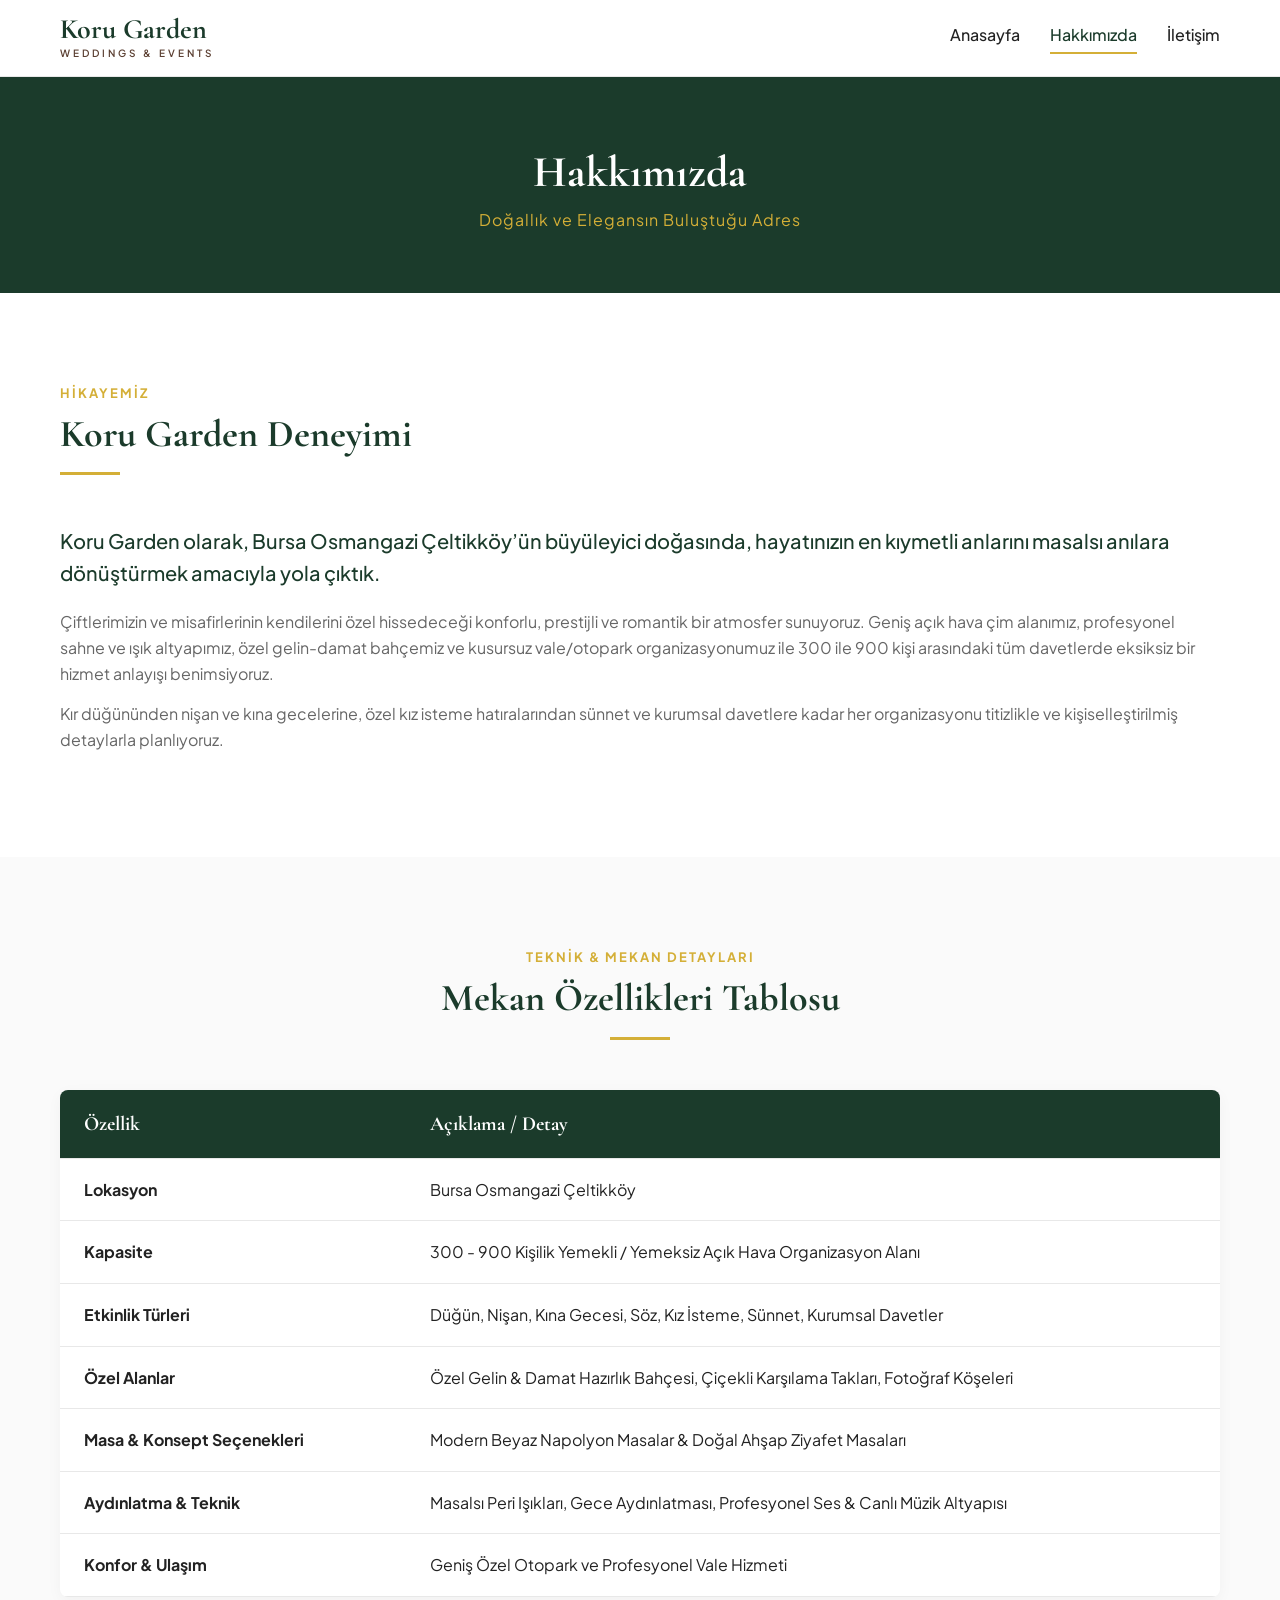
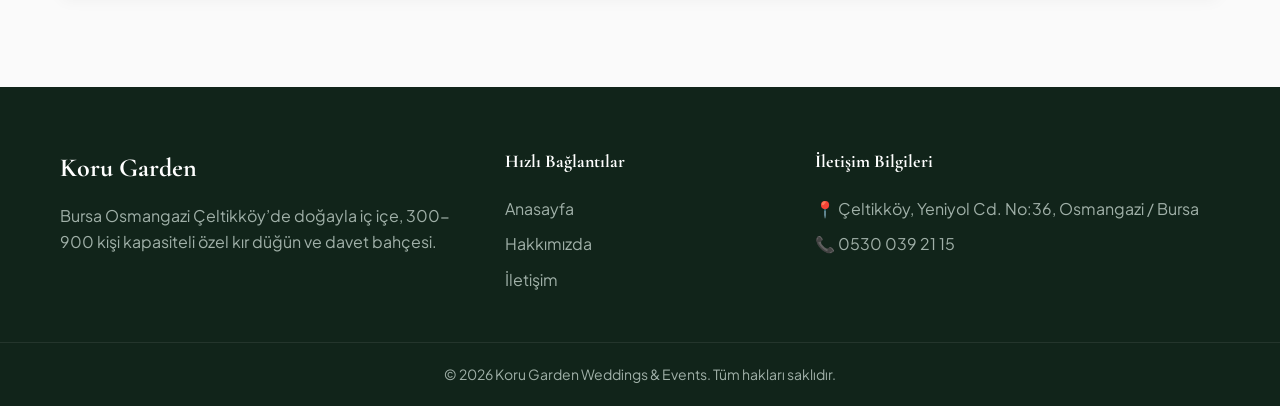
<file: hakkimizda.html>
<!DOCTYPE html>
<html lang="tr">
<head>
    <meta charset="UTF-8">
    <meta name="viewport" content="width=device-width, initial-scale=1.0">
    <title>Hakkımızda | Koru Garden Bursa Kır Düğünü</title>
    <meta name="description" content="Koru Garden hikayesi, vizyonu ve mekan özellikleri. Bursa Osmangazi'de doğayla iç içe unutulmaz düğün ve organizasyonlar.">
    <link rel="preconnect" href="https://fonts.googleapis.com">
    <link rel="preconnect" href="https://fonts.gstatic.com" crossorigin>
    <link href="https://fonts.googleapis.com/css2?family=Cormorant+Garamond:wght@400;500;600;700&family=Plus+Jakarta+Sans:wght@300;400;500;600;700&display=swap" rel="stylesheet">
    <link rel="stylesheet" href="style.css">
</head>
<body>

    <header class="navbar">
        <div class="container nav-container">
            <a href="index.html" class="logo">
                <span class="logo-title">Koru Garden</span>
                <span class="logo-subtitle">WEDDINGS & EVENTS</span>
            </a>
            <nav class="nav-menu">
                <a href="index.html">Anasayfa</a>
                <a href="hakkimizda.html" class="active">Hakkımızda</a>
                <a href="iletisim.html">İletişim</a>
            </nav>
        </div>
    </header>

    <section class="page-header">
        <div class="container">
            <h1>Hakkımızda</h1>
            <p>Doğallık ve Elegansın Buluştuğu Adres</p>
        </div>
    </section>

    <section class="section bg-white">
        <div class="container">
            <div class="about-story">
                <div class="section-title text-left">
                    <span>HİKAYEMİZ</span>
                    <h2>Koru Garden Deneyimi</h2>
                    <div class="divider divider-left"></div>
                </div>
                <p class="lead-text">Koru Garden olarak, Bursa Osmangazi Çeltikköy’ün büyüleyici doğasında, hayatınızın en kıymetli anlarını masalsı anılara dönüştürmek amacıyla yola çıktık.</p>
                <p>Çiftlerimizin ve misafirlerinin kendilerini özel hissedeceği konforlu, prestijli ve romantik bir atmosfer sunuyoruz. Geniş açık hava çim alanımız, profesyonel sahne ve ışık altyapımız, özel gelin-damat bahçemiz ve kusursuz vale/otopark organizasyonumuz ile 300 ile 900 kişi arasındaki tüm davetlerde eksiksiz bir hizmet anlayışı benimsiyoruz.</p>
                <p>Kır düğününden nişan ve kına gecelerine, özel kız isteme hatıralarından sünnet ve kurumsal davetlere kadar her organizasyonu titizlikle ve kişiselleştirilmiş detaylarla planlıyoruz.</p>
            </div>
        </div>
    </section>

    <section class="section bg-light">
        <div class="container">
            <div class="section-title">
                <span>TEKNİK & MEKAN DETAYLARI</span>
                <h2>Mekan Özellikleri Tablosu</h2>
                <div class="divider"></div>
            </div>
            
            <div class="table-responsive">
                <table class="features-table">
                    <thead>
                        <tr>
                            <th>Özellik</th>
                            <th>Açıklama / Detay</th>
                        </tr>
                    </thead>
                    <tbody>
                        <tr>
                            <td><strong>Lokasyon</strong></td>
                            <td>Bursa Osmangazi Çeltikköy</td>
                        </tr>
                        <tr>
                            <td><strong>Kapasite</strong></td>
                            <td>300 - 900 Kişilik Yemekli / Yemeksiz Açık Hava Organizasyon Alanı</td>
                        </tr>
                        <tr>
                            <td><strong>Etkinlik Türleri</strong></td>
                            <td>Düğün, Nişan, Kına Gecesi, Söz, Kız İsteme, Sünnet, Kurumsal Davetler</td>
                        </tr>
                        <tr>
                            <td><strong>Özel Alanlar</strong></td>
                            <td>Özel Gelin & Damat Hazırlık Bahçesi, Çiçekli Karşılama Takları, Fotoğraf Köşeleri</td>
                        </tr>
                        <tr>
                            <td><strong>Masa & Konsept Seçenekleri</strong></td>
                            <td>Modern Beyaz Napolyon Masalar & Doğal Ahşap Ziyafet Masaları</td>
                        </tr>
                        <tr>
                            <td><strong>Aydınlatma & Teknik</strong></td>
                            <td>Masalsı Peri Işıkları, Gece Aydınlatması, Profesyonel Ses & Canlı Müzik Altyapısı</td>
                        </tr>
                        <tr>
                            <td><strong>Konfor & Ulaşım</strong></td>
                            <td>Geniş Özel Otopark ve Profesyonel Vale Hizmeti</td>
                        </tr>
                    </tbody>
                </table>
            </div>
        </div>
    </section>

    <footer class="footer">
        <div class="container footer-grid">
            <div class="footer-about">
                <h3>Koru Garden</h3>
                <p>Bursa Osmangazi Çeltikköy’de doğayla iç içe, 300-900 kişi kapasiteli özel kır düğün ve davet bahçesi.</p>
            </div>
            <div class="footer-links">
                <h4>Hızlı Bağlantılar</h4>
                <ul>
                    <li><a href="index.html">Anasayfa</a></li>
                    <li><a href="hakkimizda.html">Hakkımızda</a></li>
                    <li><a href="iletisim.html">İletişim</a></li>
                </ul>
            </div>
            <div class="footer-contact">
                <h4>İletişim Bilgileri</h4>
                <p>📍 Çeltikköy, Yeniyol Cd. No:36, Osmangazi / Bursa</p>
                <p>📞 0530 039 21 15</p>
            </div>
        </div>
        <div class="footer-bottom">
            <div class="container">
                <p>&copy; 2026 Koru Garden Weddings & Events. Tüm hakları saklıdır.</p>
            </div>
        </div>
    </footer>

</body>
</html>
</file>
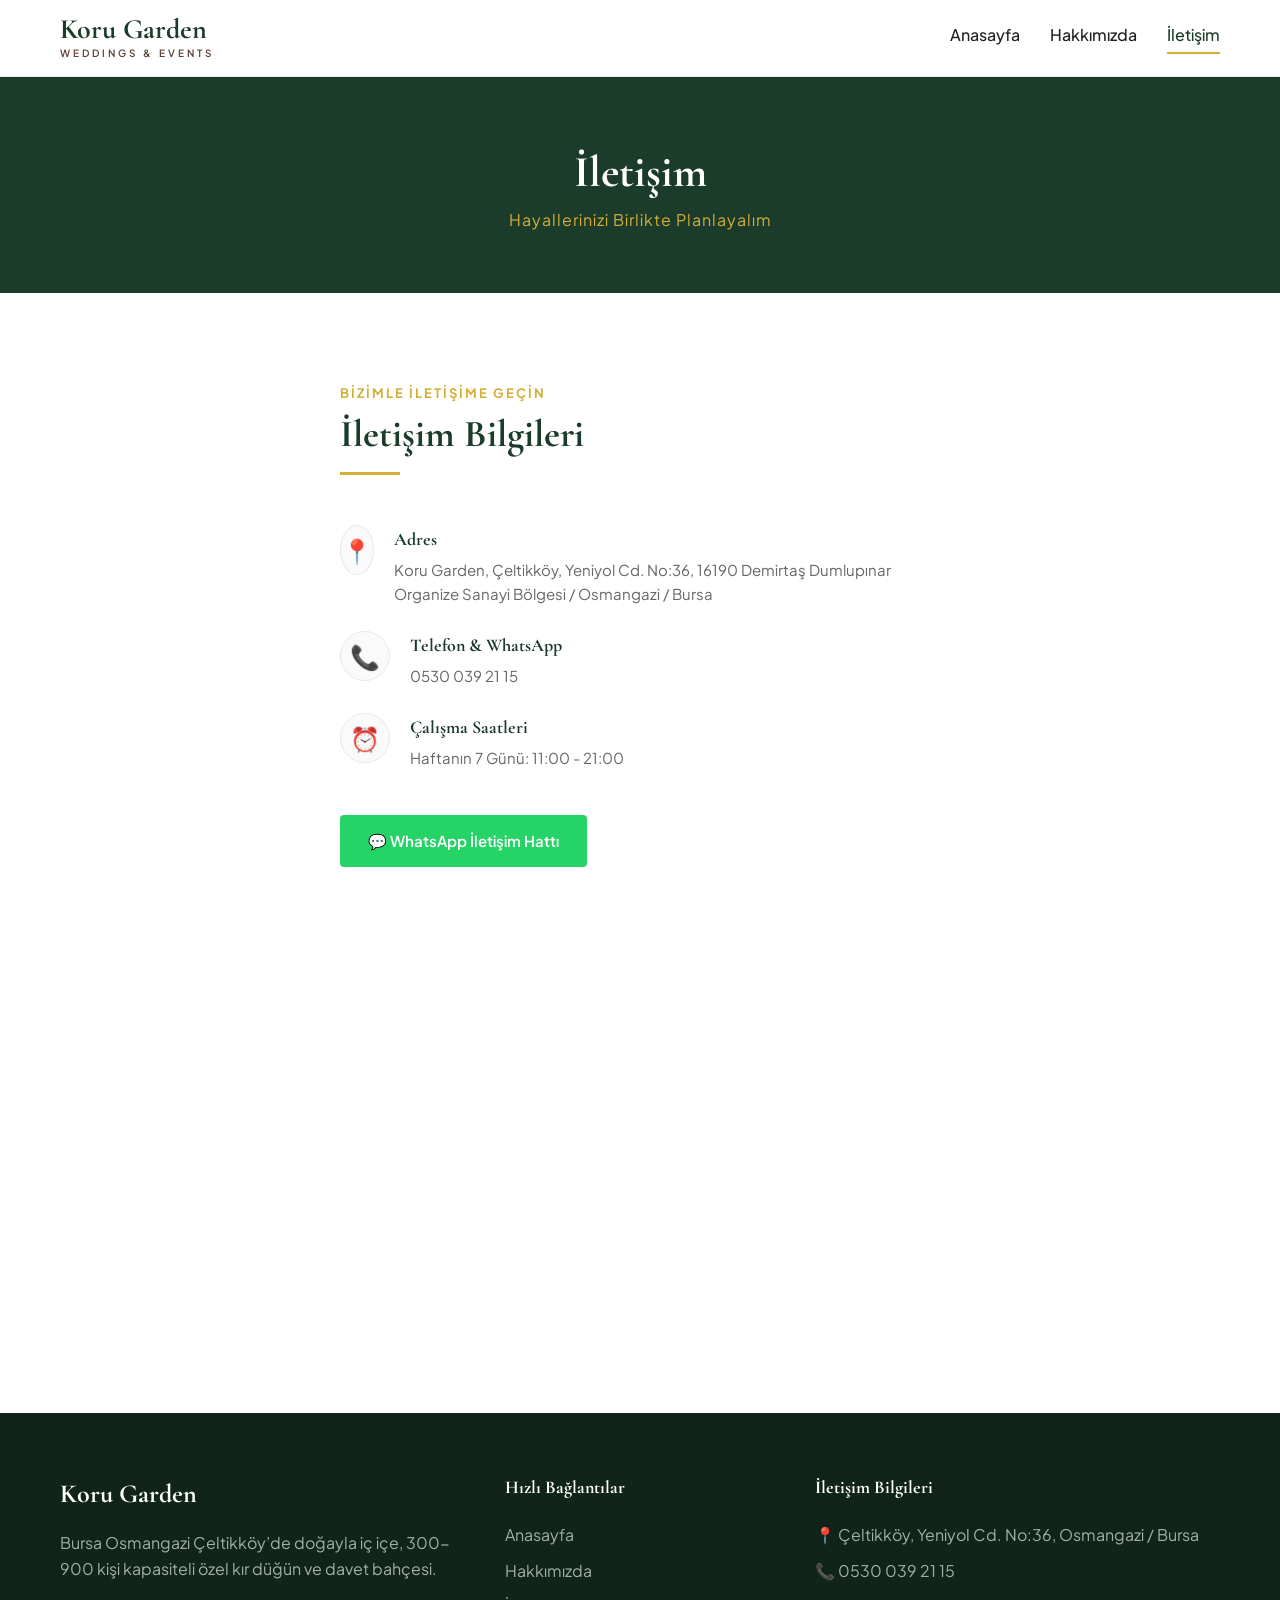
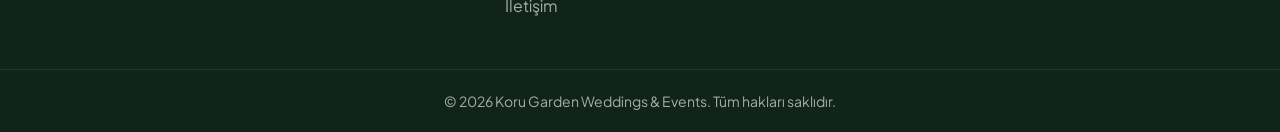
<file: iletisim.html>
<!DOCTYPE html>
<html lang="tr">
<head>
    <meta charset="UTF-8">
    <meta name="viewport" content="width=device-width, initial-scale=1.0">
    <title>İletişim & Randevu | Koru Garden Bursa</title>
    <meta name="description" content="Koru Garden iletişim bilgileri, adres, telefon ve müsaitlik randevu formu. Bursa Osmangazi Çeltikköy kır düğünü mekanı.">
    <link rel="preconnect" href="https://fonts.googleapis.com">
    <link rel="preconnect" href="https://fonts.gstatic.com" crossorigin>
    <link href="https://fonts.googleapis.com/css2?family=Cormorant+Garamond:wght@400;500;600;700&family=Plus+Jakarta+Sans:wght@300;400;500;600;700&display=swap" rel="stylesheet">
    <link rel="stylesheet" href="style.css">
</head>
<body>

    <header class="navbar">
        <div class="container nav-container">
            <a href="index.html" class="logo">
                <span class="logo-title">Koru Garden</span>
                <span class="logo-subtitle">WEDDINGS & EVENTS</span>
            </a>
            <nav class="nav-menu">
                <a href="index.html">Anasayfa</a>
                <a href="hakkimizda.html">Hakkımızda</a>
                <a href="iletisim.html" class="active">İletişim</a>
            </nav>
        </div>
    </header>

    <section class="page-header">
        <div class="container">
            <h1>İletişim</h1>
            <p>Hayallerinizi Birlikte Planlayalım</p>
        </div>
    </section>

    <section class="section bg-white">
        <div class="container">
            <div class="contact-grid">
                
                <!-- Info Box -->
                <div class="contact-info">
                    <div class="section-title text-left">
                        <span>BİZİMLE İLETİŞİME GEÇİN</span>
                        <h2>İletişim Bilgileri</h2>
                        <div class="divider divider-left"></div>
                    </div>
                    
                    <div class="info-item">
                        <div class="info-icon">📍</div>
                        <div>
                            <h4>Adres</h4>
                            <p>Koru Garden, Çeltikköy, Yeniyol Cd. No:36, 16190 Demirtaş Dumlupınar Organize Sanayi Bölgesi / Osmangazi / Bursa</p>
                        </div>
                    </div>

                    <div class="info-item">
                        <div class="info-icon">📞</div>
                        <div>
                            <h4>Telefon & WhatsApp</h4>
                            <p><a href="tel:05300392115">0530 039 21 15</a></p>
                        </div>
                    </div>

                    <div class="info-item">
                        <div class="info-icon">⏰</div>
                        <div>
                            <h4>Çalışma Saatleri</h4>
                            <p>Haftanın 7 Günü: 11:00 - 21:00</p>
                        </div>
                    </div>

                    <a href="https://wa.me/905300392115" target="_blank" class="btn btn-whatsapp" style="margin-top:20px; display:inline-flex; align-items:center; gap:8px;">
                        <span>💬 WhatsApp İletişim Hattı</span>
                    </a>
                </div>

                

            </div>
        </div>
    </section>

    <!-- Google Map Section -->
    <section class="map-section">
	<iframe 
			src="https://www.google.com/maps/embed?pb=!1m14!1m8!1m3!1d2684.942652293359!2d29.022462056086933!3d40.24100609671166!3m2!1i1024!2i768!4f13.1!3m3!1m2!1s0x14ca158a9b7fe77b%3A0x56bba320f2f494f!2sKoru%20Garden!5e0!3m2!1str!2str!4v1785621749640!5m2!1str!2str"
			width="100%" 
        height="450" 
        style="border:0;" 
        allowfullscreen="" 
        loading="lazy" 
        referrerpolicy="no-referrer-when-downgrade"
			>
			</iframe>
    </section>

    <footer class="footer">
        <div class="container footer-grid">
            <div class="footer-about">
                <h3>Koru Garden</h3>
                <p>Bursa Osmangazi Çeltikköy’de doğayla iç içe, 300-900 kişi kapasiteli özel kır düğün ve davet bahçesi.</p>
            </div>
            <div class="footer-links">
                <h4>Hızlı Bağlantılar</h4>
                <ul>
                    <li><a href="index.html">Anasayfa</a></li>
                    <li><a href="hakkimizda.html">Hakkımızda</a></li>
                    <li><a href="iletisim.html">İletişim</a></li>
                </ul>
            </div>
            <div class="footer-contact">
                <h4>İletişim Bilgileri</h4>
                <p>📍 Çeltikköy, Yeniyol Cd. No:36, Osmangazi / Bursa</p>
                <p>📞 0530 039 21 15</p>
            </div>
        </div>
        <div class="footer-bottom">
            <div class="container">
                <p>&copy; 2026 Koru Garden Weddings & Events. Tüm hakları saklıdır.</p>
            </div>
        </div>
    </footer>

</body>
</html>
</file>
<file: style.css>
/* ==========================================================================
   Koru Garden Design System - Modern & Organic Elegance
   ========================================================================== */

:root {
    --bg-white: #FFFFFF;
    --bg-light: #FAFAFA;
    --primary-green: #1B3B2B; /* Koyu Orman Yeşili */
    --accent-wood: #5C4033;    /* Ahşap / Kestane Tonu */
    --accent-gold: #D4AF37;    /* Şampanya / Işıltı Sarısı */
    --accent-gold-hover: #B89628;
    --text-dark: #222222;
    --text-muted: #666666;
    --border-color: #E8E8E8;
    
    --font-heading: 'Cormorant Garamond', serif;
    --font-body: 'Plus Jakarta Sans', sans-serif;
}

* {
    margin: 0;
    padding: 0;
    box-sizing: border-box;
}

body {
    font-family: var(--font-body);
    color: var(--text-dark);
    background-color: var(--bg-white);
    line-height: 1.6;
    font-size: 16px;
}

a {
    text-decoration: none;
    color: inherit;
    transition: all 0.3s ease;
}

ul {
    list-style: none;
}

/* Container */
.container {
    max-width: 1200px;
    margin: 0 auto;
    padding: 0 20px;
}

/* Typography & Headings */
h1, h2, h3, h4 {
    font-family: var(--font-heading);
    color: var(--primary-green);
    font-weight: 700;
}

.section-title {
    text-align: center;
    margin-bottom: 50px;
}

.section-title.text-left {
    text-align: left;
}

.section-title span {
    font-family: var(--font-body);
    font-size: 13px;
    letter-spacing: 2px;
    color: var(--accent-gold);
    font-weight: 700;
    text-transform: uppercase;
    display: block;
    margin-bottom: 8px;
}

.section-title h2 {
    font-size: 38px;
    line-height: 1.2;
}

.divider {
    width: 60px;
    height: 3px;
    background-color: var(--accent-gold);
    margin: 15px auto 0 auto;
}

.divider-left {
    margin-left: 0;
}

/* Buttons */
.btn {
    display: inline-block;
    padding: 14px 28px;
    border-radius: 4px;
    font-weight: 600;
    font-size: 15px;
    cursor: pointer;
    text-align: center;
    border: none;
}

.btn-primary {
    background-color: var(--primary-green);
    color: #FFF;
}

.btn-primary:hover {
    background-color: #12281D;
}

.btn-gold {
    background-color: var(--accent-gold);
    color: #FFF;
}

.btn-gold:hover {
    background-color: var(--accent-gold-hover);
}

.btn-outline {
    border: 2px solid #FFF;
    color: #FFF;
}

.btn-outline:hover {
    background-color: #FFF;
    color: var(--primary-green);
}

.btn-whatsapp {
    background-color: #25D366;
    color: #FFF;
}

.btn-whatsapp:hover {
    background-color: #1EBE5D;
}

.btn-block {
    display: block;
    width: 100%;
}

.btn-large {
    padding: 16px 36px;
    font-size: 17px;
}

/* Header Navbar */
.navbar {
    background-color: #FFF;
    border-bottom: 1px solid var(--border-color);
    position: sticky;
    top: 0;
    z-index: 1000;
    padding: 15px 0;
}

.nav-container {
    display: flex;
    justify-content: space-between;
    align-items: center;
}

.logo {
    display: flex;
    flex-direction: column;
}

.logo-title {
    font-family: var(--font-heading);
    font-size: 28px;
    font-weight: 700;
    color: var(--primary-green);
    line-height: 1;
}

.logo-subtitle {
    font-size: 10px;
    letter-spacing: 3px;
    color: var(--accent-wood);
    font-weight: 600;
    margin-top: 2px;
}

.nav-menu {
    display: flex;
    gap: 30px;
}

.nav-menu a {
    font-weight: 500;
    color: var(--text-dark);
}

.nav-menu a:hover, .nav-menu a.active {
    color: var(--primary-green);
    border-bottom: 2px solid var(--accent-gold);
    padding-bottom: 4px;
}

/* Hero Section */
.hero {
    position: relative;
    background: linear-gradient(rgba(27, 59, 43, 0.75), rgba(27, 59, 43, 0.85)), url('images/background.avif') center/cover no-repeat;
    height: 80vh;
    min-height: 550px;
    display: flex;
    align-items: center;
    color: #FFF;
    text-align: center;
}

.hero-content {
    max-width: 800px;
    margin: 0 auto;
}

.hero-badge {
    background: rgba(212, 175, 55, 0.2);
    border: 1px solid var(--accent-gold);
    color: var(--accent-gold);
    padding: 6px 16px;
    font-size: 12px;
    letter-spacing: 2px;
    border-radius: 20px;
    display: inline-block;
    margin-bottom: 20px;
    font-weight: 600;
}

.hero h1 {
    font-size: 56px;
    color: #FFF;
    margin-bottom: 20px;
    line-height: 1.15;
}

.hero p {
    font-size: 18px;
    color: #E0E0E0;
    margin-bottom: 35px;
    font-weight: 300;
}

.hero-buttons {
    display: flex;
    gap: 15px;
    justify-content: center;
}

/* Sections General */
.section {
    padding: 90px 0;
}

.bg-light {
    background-color: var(--bg-light);
}

.bg-white {
    background-color: var(--bg-white);
}

/* Layout Grids */
.grid {
    display: grid;
    gap: 30px;
}

.grid-2 {
    grid-template-columns: repeat(2, 1fr);
}

.grid-3 {
    grid-template-columns: repeat(3, 1fr);
}

/* Cards */
.card {
    background: #FFF;
    padding: 35px 25px;
    border-radius: 8px;
    border: 1px solid var(--border-color);
    box-shadow: 0 4px 15px rgba(0,0,0,0.03);
    transition: transform 0.3s ease, box-shadow 0.3s ease;
}

.card:hover {
    transform: translateY(-5px);
    box-shadow: 0 8px 25px rgba(0,0,0,0.08);
}

.card-icon {
    font-size: 36px;
    margin-bottom: 20px;
}

.highlight-card h3 {
    font-size: 22px;
    margin-bottom: 12px;
}

.highlight-card p {
    color: var(--text-muted);
    font-size: 15px;
}

/* SEO Section */
.seo-grid {
    display: grid;
    grid-template-columns: 1.2fr 0.8fr;
    gap: 50px;
    align-items: center;
}

.seo-text p {
    margin-bottom: 15px;
    color: var(--text-muted);
}

.seo-image-box {
    background: linear-gradient(135deg, var(--primary-green), var(--accent-wood));
    padding: 40px;
    border-radius: 12px;
    color: #FFF;
    text-align: center;
}

.image-frame {
    border: 2px dashed var(--accent-gold);
    padding: 30px;
    border-radius: 8px;
}

.image-frame h3 {
    color: #FFF;
    font-size: 32px;
    margin-bottom: 10px;
}

.image-frame .badge {
    background-color: var(--accent-gold);
    color: #FFF;
    padding: 4px 12px;
    border-radius: 12px;
    font-size: 12px;
    margin-top: 15px;
    display: inline-block;
}

/* Concept Cards */
.concept-card {
    background-color: var(--bg-light);
    border-left: 4px solid var(--accent-wood);
    padding: 35px;
    border-radius: 0 8px 8px 0;
}

.concept-card h3 {
    font-size: 26px;
    margin-bottom: 10px;
}

/* CTA Banner */
.cta-banner {
    background-color: var(--primary-green);
    color: #FFF;
    text-align: center;
    padding: 70px 0;
}

.cta-banner h2 {
    color: #FFF;
    font-size: 40px;
    margin-bottom: 15px;
}

.cta-banner p {
    font-size: 18px;
    color: #D0D0D0;
    margin-bottom: 30px;
}

/* Page Header (Subpages) */
.page-header {
    background-color: var(--primary-green);
    color: #FFF;
    text-align: center;
    padding: 60px 0;
}

.page-header h1 {
    color: #FFF;
    font-size: 44px;
}

.page-header p {
    color: var(--accent-gold);
    letter-spacing: 1px;
}

/* About Page */
.about-story .lead-text {
    font-size: 20px;
    color: var(--primary-green);
    font-weight: 500;
    margin-bottom: 20px;
}

.about-story p {
    margin-bottom: 15px;
    color: var(--text-muted);
}

/* Features Table */
.features-table {
    width: 100%;
    border-collapse: collapse;
    background: #FFF;
    border-radius: 8px;
    overflow: hidden;
    box-shadow: 0 4px 15px rgba(0,0,0,0.04);
}

.features-table th, .features-table td {
    padding: 18px 24px;
    text-align: left;
    border-bottom: 1px solid var(--border-color);
}

.features-table th {
    background-color: var(--primary-green);
    color: #FFF;
    font-family: var(--font-heading);
    font-size: 20px;
}

.features-table tr:hover {
    background-color: var(--bg-light);
}

/* Contact Page */
.contact-grid {
    display: flex;
    justify-content: center; /* İçeriği yatayda ortalar */
    align-items: center;
}

.contact-info {
    max-width: 600px; /* Çok fazla yayılmasını engeller */
    width: 100%;
}

.info-item {
    display: flex;
    gap: 20px;
    margin-bottom: 25px;
}

.info-icon {
    font-size: 24px;
    background-color: var(--bg-light);
    width: 50px;
    height: 50px;
    display: flex;
    align-items: center;
    justify-content: center;
    border-radius: 50%;
    border: 1px solid var(--border-color);
}

.info-item h4 {
    font-size: 18px;
    margin-bottom: 4px;
}

.info-item p {
    color: var(--text-muted);
    font-size: 15px;
}

.contact-form-box {
    background-color: var(--bg-light);
    padding: 40px;
    border-radius: 8px;
    border: 1px solid var(--border-color);
}

.contact-form-box h3 {
    font-size: 28px;
    margin-bottom: 10px;
}

.contact-form-box p {
    color: var(--text-muted);
    font-size: 14px;
    margin-bottom: 25px;
}

.form-group {
    margin-bottom: 20px;
}

.form-group label {
    display: block;
    font-size: 14px;
    font-weight: 600;
    margin-bottom: 8px;
    color: var(--text-dark);
}

.form-group input, .form-group select, .form-group textarea {
    width: 100%;
    padding: 12px 16px;
    border: 1px solid var(--border-color);
    border-radius: 4px;
    font-family: var(--font-body);
    font-size: 15px;
    outline: none;
    transition: border-color 0.3s;
}

.form-group input:focus, .form-group select:focus, .form-group textarea:focus {
    border-color: var(--primary-green);
}

/* Footer */
.footer {
    background-color: #11241A;
    color: #A0B0A8;
    padding-top: 60px;
}

.footer-grid {
    display: grid;
    grid-template-columns: 1.5fr 1fr 1.5fr;
    gap: 40px;
    padding-bottom: 40px;
}

.footer-about h3 {
    color: #FFF;
    font-size: 26px;
    margin-bottom: 15px;
}

.footer-links h4, .footer-contact h4 {
    color: #FFF;
    font-size: 18px;
    margin-bottom: 20px;
}

.footer-links ul li {
    margin-bottom: 10px;
}

.footer-links a:hover {
    color: var(--accent-gold);
}

.footer-contact p {
    margin-bottom: 10px;
}

.footer-bottom {
    border-top: 1px solid rgba(255,255,255,0.08);
    padding: 20px 0;
    text-align: center;
    font-size: 14px;
}

/* Galeri Alanı Stilleri */
.gallery-section {
    padding-bottom: 20px;
}

.gallery-grid {
    display: grid;
    grid-template-columns: repeat(4, 1fr); /* Masaüstünde 4 sütun */
    gap: 15px;
    margin-top: 30px;
}

.gallery-item {
    position: relative;
    border-radius: 12px;
    overflow: hidden;
    box-shadow: 0 5px 15px rgba(0,0,0,0.08);
    aspect-ratio: 4 / 3; /* Tüm resimlerin aynı boyutta ve hizada olmasını sağlar */
}

.gallery-item img {
    width: 100%;
    height: 100%;
    object-fit: cover; /* Resmi bozmadan alanı kaplar */
    display: block;
    transition: transform 0.4s ease;
}

/* Hover Efekti */
.gallery-item:hover img {
    transform: scale(1.06);
}

/* Mobil / Tablet Uyumluluğu */
@media (max-width: 992px) {
    .gallery-grid {
        grid-template-columns: repeat(2, 1fr); /* Tablette 2 sütun */
    }
}

@media (max-width: 576px) {
    .gallery-grid {
        grid-template-columns: 1fr; /* Mobilde tek sütun */
    }
}

/* Responsive */
@media (max-width: 992px) {
    .grid-3 { grid-template-columns: repeat(2, 1fr); }
    .seo-grid, .contact-grid { grid-template-columns: 1fr; }
    .hero h1 { font-size: 42px; }
}

@media (max-width: 768px) {
    .grid-2, .grid-3 { grid-template-columns: 1fr; }
    .nav-container { flex-direction: column; gap: 15px; }
    .hero h1 { font-size: 32px; }
    .hero p { font-size: 16px; }
    .footer-grid { grid-template-columns: 1fr; }
}
</file>
